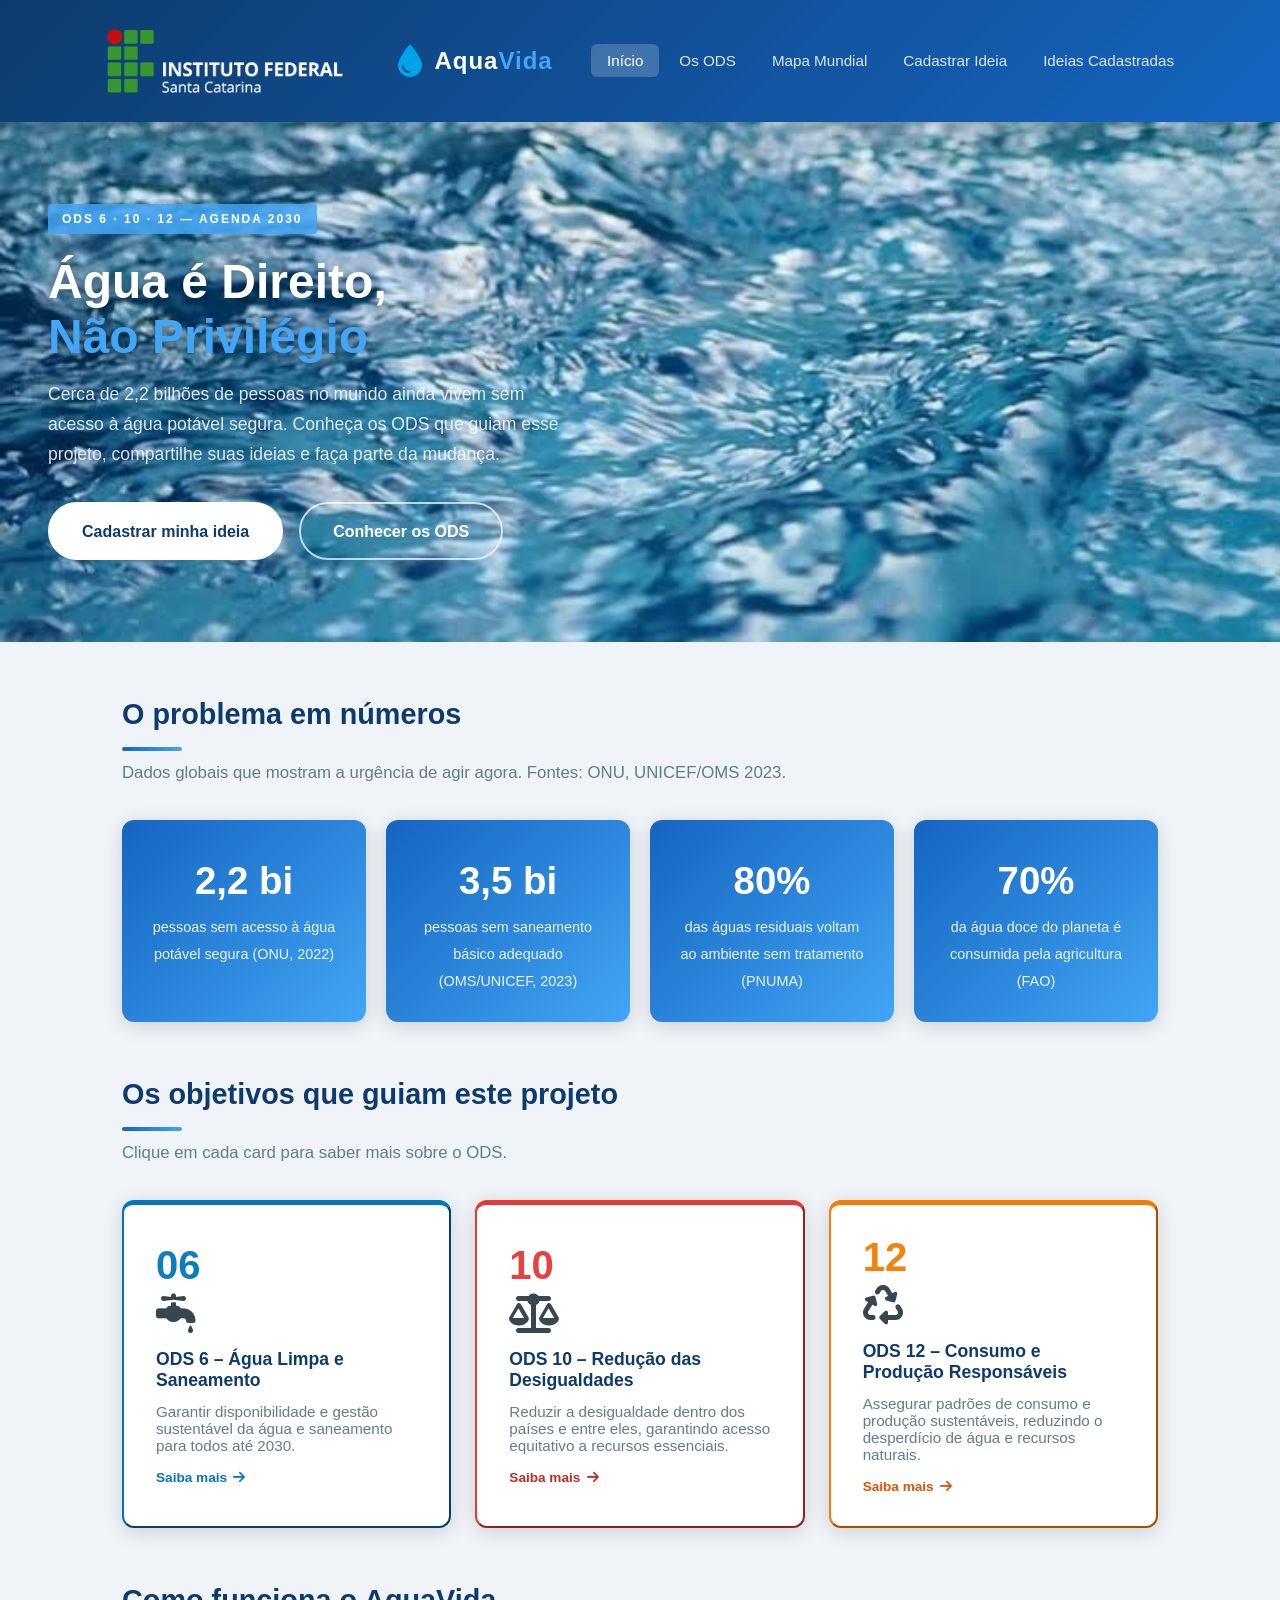
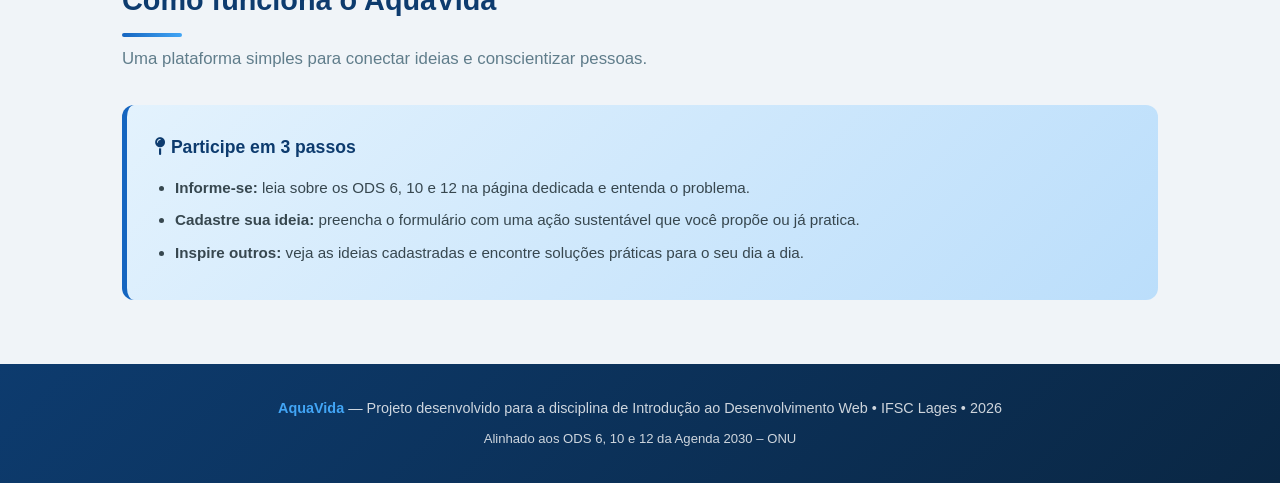
<file: index.html>
<!DOCTYPE html>
<html lang="pt-BR">
<head>
  <meta charset="UTF-8" />
  <meta name="viewport" content="width=device-width, initial-scale=1.0" />
  <meta name="description" content="AquaVida – Plataforma sobre acesso à água potável e consumo responsável, alinhada aos ODS 6, 10 e 12." />
  <title>AquaVida | Início</title>
  <link rel="shortcut icon" href="img/favicon.ico" type="image/x-icon" />
  <link rel="stylesheet" href="https://cdnjs.cloudflare.com/ajax/libs/font-awesome/6.4.0/css/all.min.css" />
  <link rel="stylesheet" href="css/style.css" />
</head>

<body>

  <header>
    <div class="header-inner">
      <img src="img/ifsc-logo.png" alt="Logo do ifsc" class="logo-img" />
      <a href="index.html" class="logo">
        
        <i class="fa-solid fa-droplet logo-icon"></i>
        <span class="logo-text">Aqua<span>Vida</span></span>
      </a>
      <nav aria-label="Menu principal">
        <ul>
          <li><a href="index.html" class="ativo">Início</a></li>
          <li><a href="ods.html">Os ODS</a></li>
          <li><a href="globo.html">Mapa Mundial</a></li>
          <li><a href="formulario.html">Cadastrar Ideia</a></li>
          <li><a href="resultados.html">Ideias Cadastradas</a></li>
        </ul>
      </nav>
      <button class="nav-hamburguer" aria-label="Abrir menu" aria-expanded="false">
        <span></span><span></span><span></span>
      </button>
    </div>
  </header>

  <section class="hero" aria-labelledby="titulo-hero">
    <div class="hero-bg"></div>
    <div class="hero-content">
      <span class="hero-tag">ODS 6 · 10 · 12 — Agenda 2030</span>
      <h1 id="titulo-hero">Água é Direito,<br><span>Não Privilégio</span></h1>
      <p>
        Cerca de 2,2 bilhões de pessoas no mundo ainda vivem sem acesso à água potável segura.
        Conheça os ODS que guiam esse projeto, compartilhe suas ideias e faça parte da mudança.
      </p>
      <div class="hero-btns">
        <a href="formulario.html" class="btn btn-primary">Cadastrar minha ideia</a>
        <a href="ods.html" class="btn btn-secondary">Conhecer os ODS</a>
      </div>
    </div>
  </section>

  <main>

    <section aria-labelledby="titulo-stats">
      <h2 class="section-title" id="titulo-stats">O problema em números</h2>
      <p class="section-subtitle">Dados globais que mostram a urgência de agir agora. Fontes: ONU, UNICEF/OMS 2023.</p>
      <div class="cards-stats">
        <div class="card-stat">
          <span class="stat-num">2,2 bi</span>
          <span class="stat-label">pessoas sem acesso à água potável segura (ONU, 2022)</span>
        </div>
        <div class="card-stat">
          <span class="stat-num">3,5 bi</span>
          <span class="stat-label">pessoas sem saneamento básico adequado (OMS/UNICEF, 2023)</span>
        </div>
        <div class="card-stat">
          <span class="stat-num">80%</span>
          <span class="stat-label">das águas residuais voltam ao ambiente sem tratamento (PNUMA)</span>
        </div>
        <div class="card-stat">
          <span class="stat-num">70%</span>
          <span class="stat-label">da água doce do planeta é consumida pela agricultura (FAO)</span>
        </div>
      </div>
    </section>

    <section aria-labelledby="titulo-ods">
      <h2 class="section-title" id="titulo-ods">Os objetivos que guiam este projeto</h2>
      <p class="section-subtitle">Clique em cada card para saber mais sobre o ODS.</p>
      <div class="cards-ods">

        <button class="card-ods ods6" onclick="abrirModal('ods6')" aria-haspopup="dialog">
          <div class="ods-numero">06</div>
          <i class="fa-solid fa-faucet-drip ods-icone"></i>
          <h3>ODS 6 – Água Limpa e Saneamento</h3>
          <p>Garantir disponibilidade e gestão sustentável da água e saneamento para todos até 2030.</p>
          <span class="card-saiba-mais">Saiba mais <i class="fa-solid fa-arrow-right"></i></span>
        </button>

        <button class="card-ods ods10" onclick="abrirModal('ods10')" aria-haspopup="dialog">
          <div class="ods-numero">10</div>
          <i class="fa-solid fa-scale-balanced ods-icone"></i>
          <h3>ODS 10 – Redução das Desigualdades</h3>
          <p>Reduzir a desigualdade dentro dos países e entre eles, garantindo acesso equitativo a recursos essenciais.</p>
          <span class="card-saiba-mais">Saiba mais <i class="fa-solid fa-arrow-right"></i></span>
        </button>

        <button class="card-ods ods12" onclick="abrirModal('ods12')" aria-haspopup="dialog">
          <div class="ods-numero">12</div>
          <i class="fa-solid fa-recycle ods-icone"></i>
          <h3>ODS 12 – Consumo e Produção Responsáveis</h3>
          <p>Assegurar padrões de consumo e produção sustentáveis, reduzindo o desperdício de água e recursos naturais.</p>
          <span class="card-saiba-mais">Saiba mais <i class="fa-solid fa-arrow-right"></i></span>
        </button>

      </div>
    </section>

    <section aria-labelledby="titulo-como">
      <h2 class="section-title" id="titulo-como">Como funciona o AquaVida</h2>
      <p class="section-subtitle">Uma plataforma simples para conectar ideias e conscientizar pessoas.</p>
      <div class="info-box">
        <h3><i class="fa-solid fa-map-pin"></i> Participe em 3 passos</h3>
        <ul>
          <li><strong>Informe-se:</strong> leia sobre os ODS 6, 10 e 12 na página dedicada e entenda o problema.</li>
          <li><strong>Cadastre sua ideia:</strong> preencha o formulário com uma ação sustentável que você propõe ou já pratica.</li>
          <li><strong>Inspire outros:</strong> veja as ideias cadastradas e encontre soluções práticas para o seu dia a dia.</li>
        </ul>
      </div>
    </section>

  </main>

  <!-- MODAL -->
  <div id="modal-overlay" class="modal-overlay" role="dialog" aria-modal="true" aria-labelledby="modal-titulo" onclick="fecharModalOverlay(event)">
    <div class="modal-box">
      <button class="modal-fechar" onclick="fecharModal()" aria-label="Fechar">
        <i class="fa-solid fa-xmark"></i>
      </button>
      <div id="modal-conteudo"></div>
    </div>
  </div>

  <footer>
    <p>
      <strong>AquaVida</strong> &mdash; Projeto desenvolvido para a disciplina de Introdução ao Desenvolvimento Web &bull;
      IFSC Lages &bull; 2026
    </p>
    <p style="margin-top: 0.5rem; font-size: 0.82rem;">Alinhado aos ODS 6, 10 e 12 da Agenda 2030 &ndash; ONU</p>
  </footer>

  <script src="js/script.js"></script>

  <script src="js/nav.js"></script>
</body>
</html>
</file>
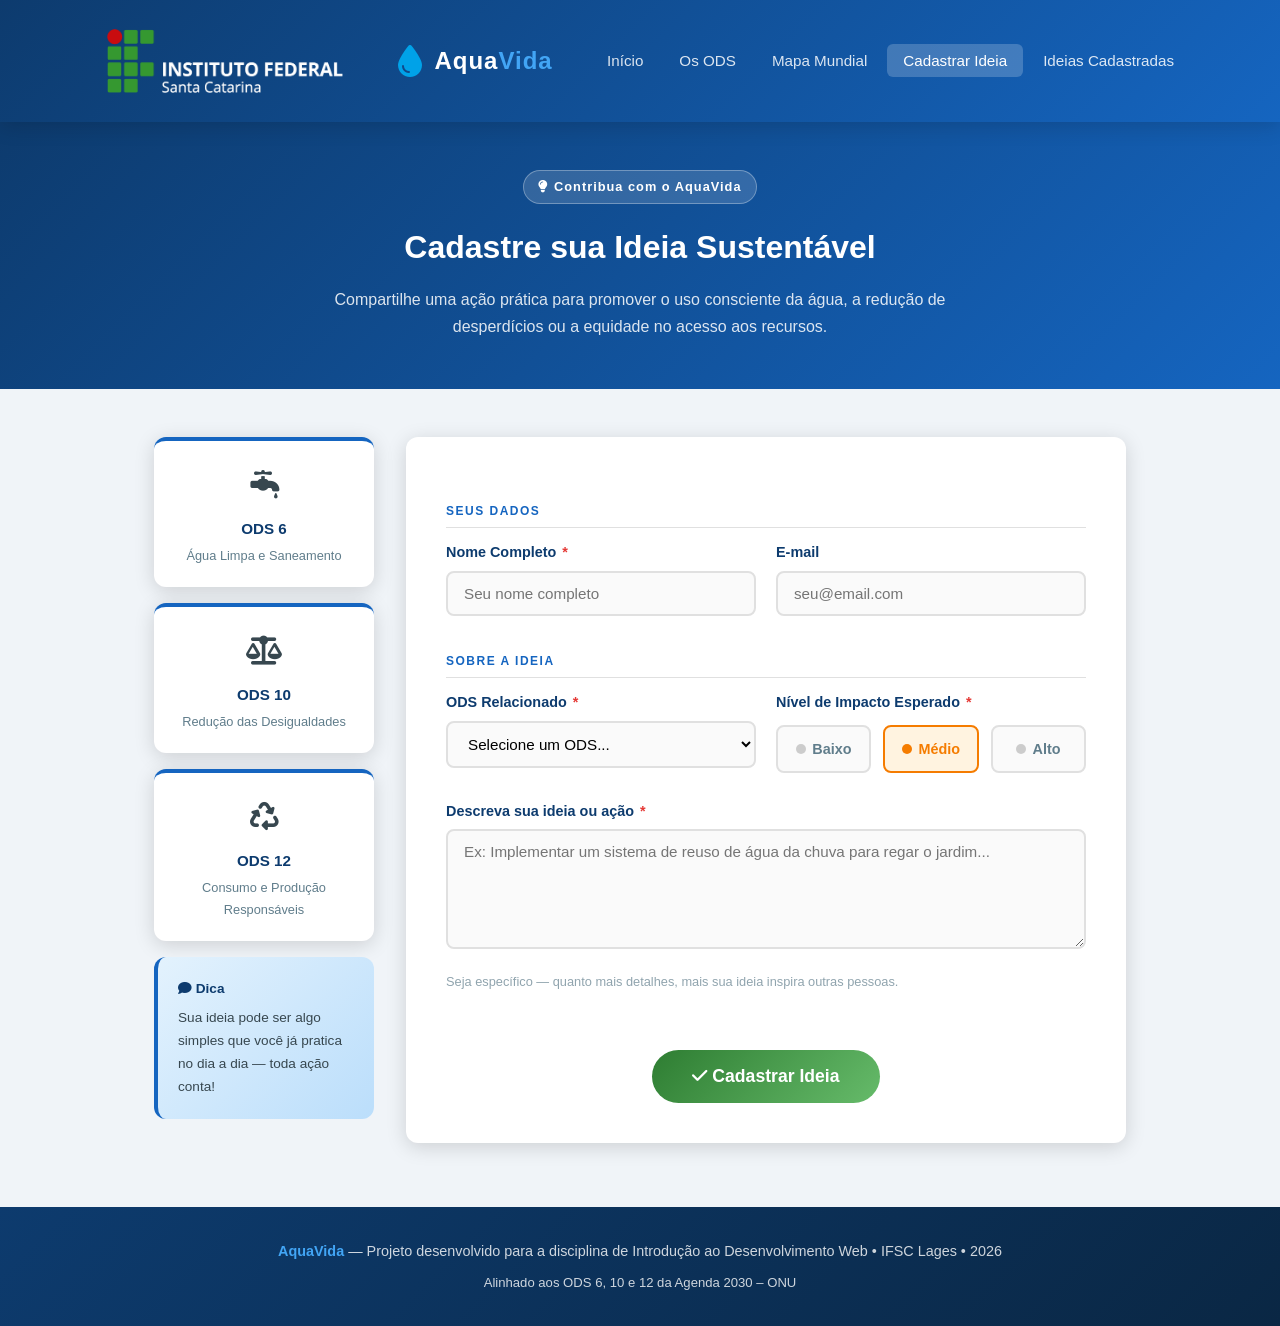
<file: formulario.html>
<!DOCTYPE html>
<html lang="pt-BR">
<head>
  <meta charset="UTF-8">
  <meta name="viewport" content="width=device-width, initial-scale=1.0">
  <meta name="description" content="Cadastre sua ideia sustentável no AquaVida e contribua com os ODS 6, 10 e 12 da Agenda 2030." />
  <title>AquaVida | Cadastrar Ideia</title>
  <link rel="shortcut icon" href="img/favicon.ico" type="image/x-icon" />
  <link rel="stylesheet" href="https://cdnjs.cloudflare.com/ajax/libs/font-awesome/6.4.0/css/all.min.css" />
  <link rel="stylesheet" href="css/style.css" />
</head>
<body>

  <header>
    <div class="header-inner">
      <img src="img/ifsc-logo.png" alt="Logo do ifsc" class="logo-img" />
      <a href="index.html" class="logo">
        <i class="fa-solid fa-droplet logo-icon"></i>
        <span class="logo-text">Aqua<span>Vida</span></span>
      </a>
      <nav aria-label="Menu principal">
        <ul>
          <li><a href="index.html">Início</a></li>
          <li><a href="ods.html">Os ODS</a></li>
          <li><a href="globo.html">Mapa Mundial</a></li>
          <li><a href="formulario.html" class="ativo">Cadastrar Ideia</a></li>
          <li><a href="resultados.html">Ideias Cadastradas</a></li>
        </ul>
      </nav>
      <button class="nav-hamburguer" aria-label="Abrir menu" aria-expanded="false">
        <span></span><span></span><span></span>
      </button>
    </div>
  </header>

  <div class="page-banner">
    <div class="page-banner-content">
      <span class="page-banner-tag"><i class="fa-solid fa-lightbulb"></i> Contribua com o AquaVida</span>
      <h1>Cadastre sua Ideia Sustentável</h1>
      <p>Compartilhe uma ação prática para promover o uso consciente da água, a redução de desperdícios ou a equidade no acesso aos recursos.</p>
    </div>
  </div>

  <main>
    <div class="form-layout">

      <aside class="form-sidebar">
        <div class="sidebar-card">
          <div class="sidebar-icon"><i class="fa-solid fa-faucet-drip"></i></div>
          <h3>ODS 6</h3>
          <p>Água Limpa e Saneamento</p>
        </div>
        <div class="sidebar-card">
          <div class="sidebar-icon"><i class="fa-solid fa-scale-balanced"></i></div>
          <h3>ODS 10</h3>
          <p>Redução das Desigualdades</p>
        </div>
        <div class="sidebar-card">
          <div class="sidebar-icon"><i class="fa-solid fa-recycle"></i></div>
          <h3>ODS 12</h3>
          <p>Consumo e Produção Responsáveis</p>
        </div>
        <div class="sidebar-dica">
          <strong><i class="fa-solid fa-comment"></i> Dica</strong>
          <p>Sua ideia pode ser algo simples que você já pratica no dia a dia — toda ação conta!</p>
        </div>
      </aside>

      <div class="form-main">
        <form id="form-ideia" class="form-card" novalidate>

          <div class="form-section-label">Seus dados</div>
          <div class="form-grid">
            <div class="form-group">
              <label for="nome">Nome Completo <span class="obrigatorio">*</span></label>
              <input type="text" id="nome" name="nome" placeholder="Seu nome completo" required>
              <span class="erro-campo" id="erro-nome"></span>
            </div>
            <div class="form-group">
              <label for="email">E-mail</label>
              <input type="email" id="email" name="email" placeholder="seu@email.com">
            </div>
          </div>

          <div class="form-section-label">Sobre a ideia</div>
          <div class="form-grid">
            <div class="form-group">
              <label for="ods">ODS Relacionado <span class="obrigatorio">*</span></label>
              <select id="ods" name="ods" required>
                <option value="" disabled selected>Selecione um ODS...</option>
                <option value="ODS 6">ODS 6 — Água Limpa e Saneamento</option>
                <option value="ODS 10">ODS 10 — Redução das Desigualdades</option>
                <option value="ODS 12">ODS 12 — Consumo e Produção Responsáveis</option>
              </select>
              <span class="erro-campo" id="erro-ods"></span>
            </div>

            <div class="form-group">
              <label>Nível de Impacto Esperado <span class="obrigatorio">*</span></label>
              <div class="impacto-group">
                <label class="impacto-option impacto-baixo">
                  <input type="radio" name="impacto" value="Baixo" required>
                  <span class="impacto-label">
                    <span class="impacto-dot"></span>
                    Baixo
                  </span>
                </label>
                <label class="impacto-option impacto-medio">
                  <input type="radio" name="impacto" value="Médio" checked>
                  <span class="impacto-label">
                    <span class="impacto-dot"></span>
                    Médio
                  </span>
                </label>
                <label class="impacto-option impacto-alto">
                  <input type="radio" name="impacto" value="Alto">
                  <span class="impacto-label">
                    <span class="impacto-dot"></span>
                    Alto
                  </span>
                </label>
              </div>
            </div>

            <div class="form-group full">
              <label for="descricao">Descreva sua ideia ou ação <span class="obrigatorio">*</span></label>
              <textarea id="descricao" name="descricao" rows="5"
                placeholder="Ex: Implementar um sistema de reuso de água da chuva para regar o jardim..." required></textarea>
              <span class="erro-campo" id="erro-descricao"></span>
              <span class="campo-dica">Seja específico — quanto mais detalhes, mais sua ideia inspira outras pessoas.</span>
            </div>
          </div>

          <div class="form-actions">
            <div class="erro-geral" id="erro-geral"></div>
            <button type="submit" class="btn btn-verde">
              <i class="fa-solid fa-check"></i> Cadastrar Ideia
            </button>
          </div>

        </form>

        <div id="mensagem-sucesso">
          <i class="fa-solid fa-circle-check"></i> Ideia cadastrada com sucesso! Obrigado por contribuir com o AquaVida.
        </div>
      </div>

    </div>
  </main>

  <footer>
    <p>
      <strong>AquaVida</strong> &mdash; Projeto desenvolvido para a disciplina de Introdução ao Desenvolvimento Web &bull;
      IFSC Lages &bull; 2026
    </p>
    <p style="margin-top: 0.5rem; font-size: 0.82rem;">Alinhado aos ODS 6, 10 e 12 da Agenda 2030 &ndash; ONU</p>
  </footer>

  <script src="js/script.js"></script>
  <script src="js/nav.js"></script>
</body>
</html>
</file>
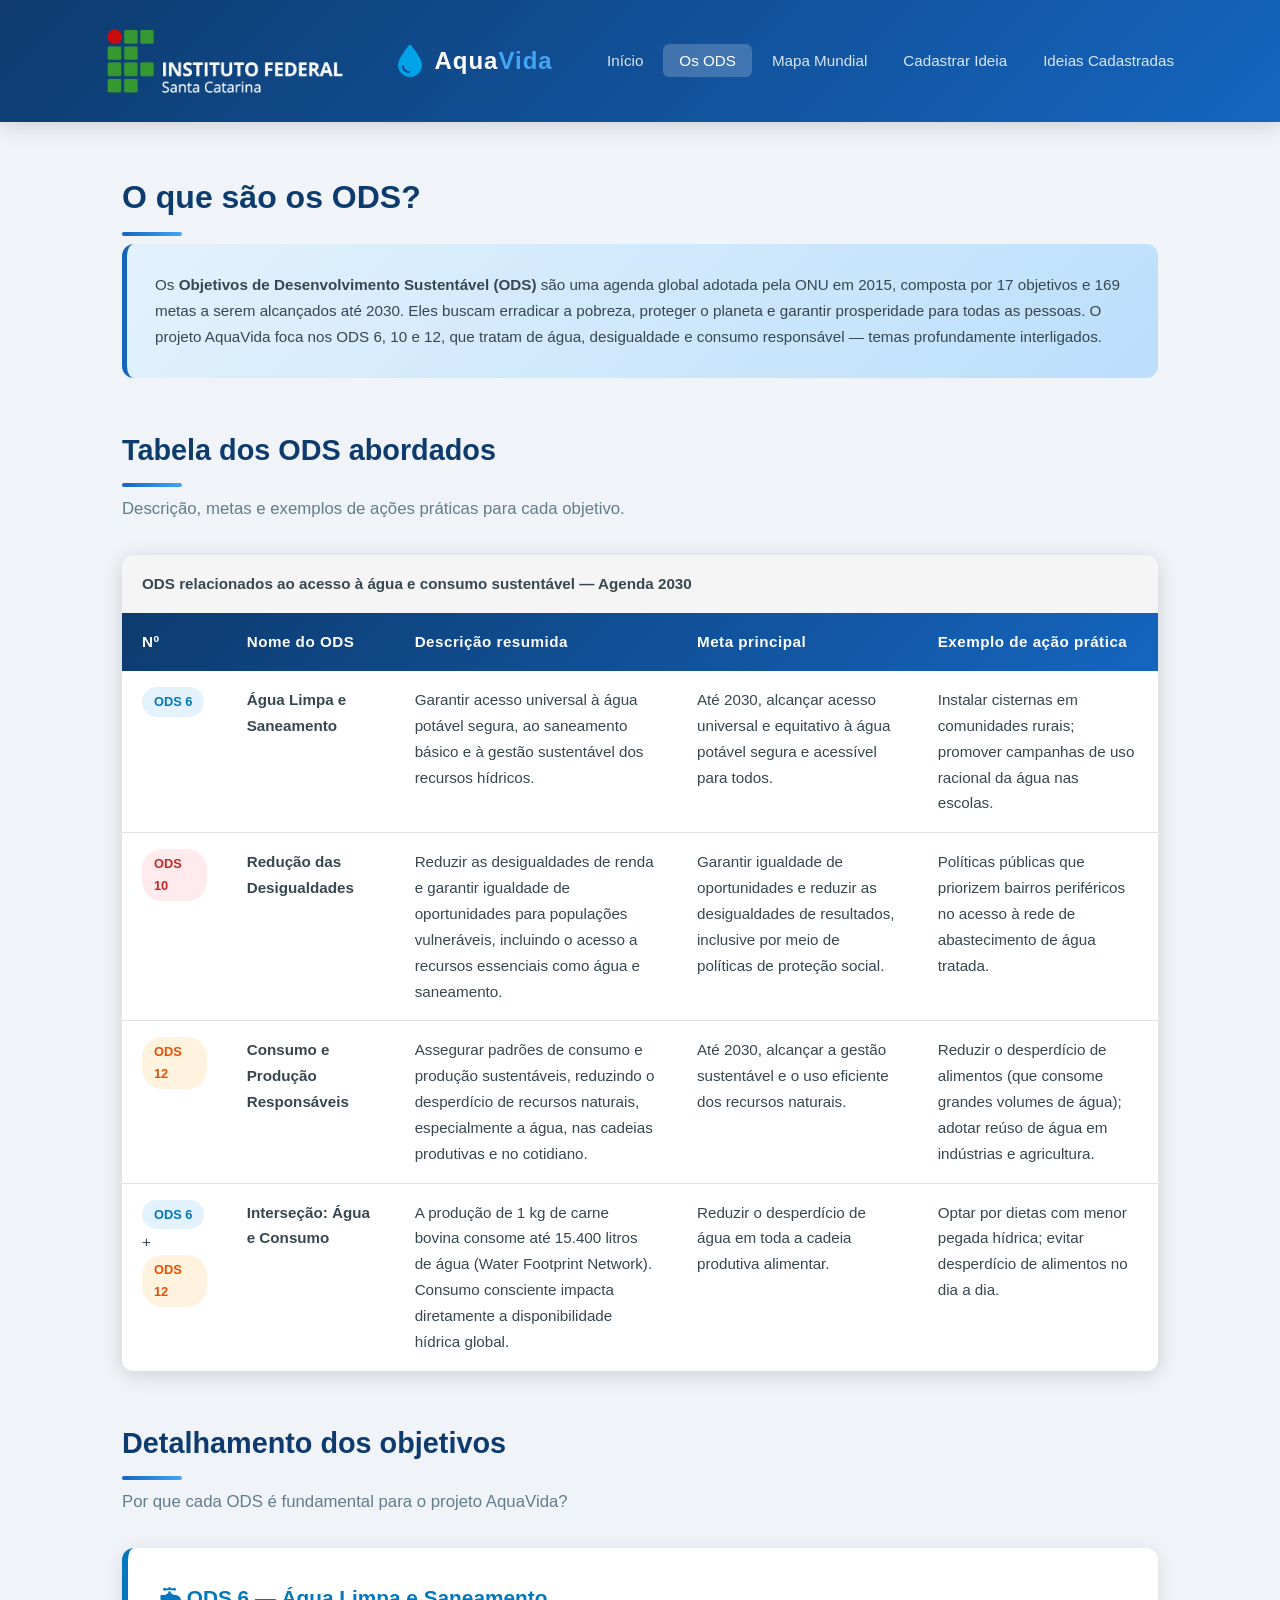
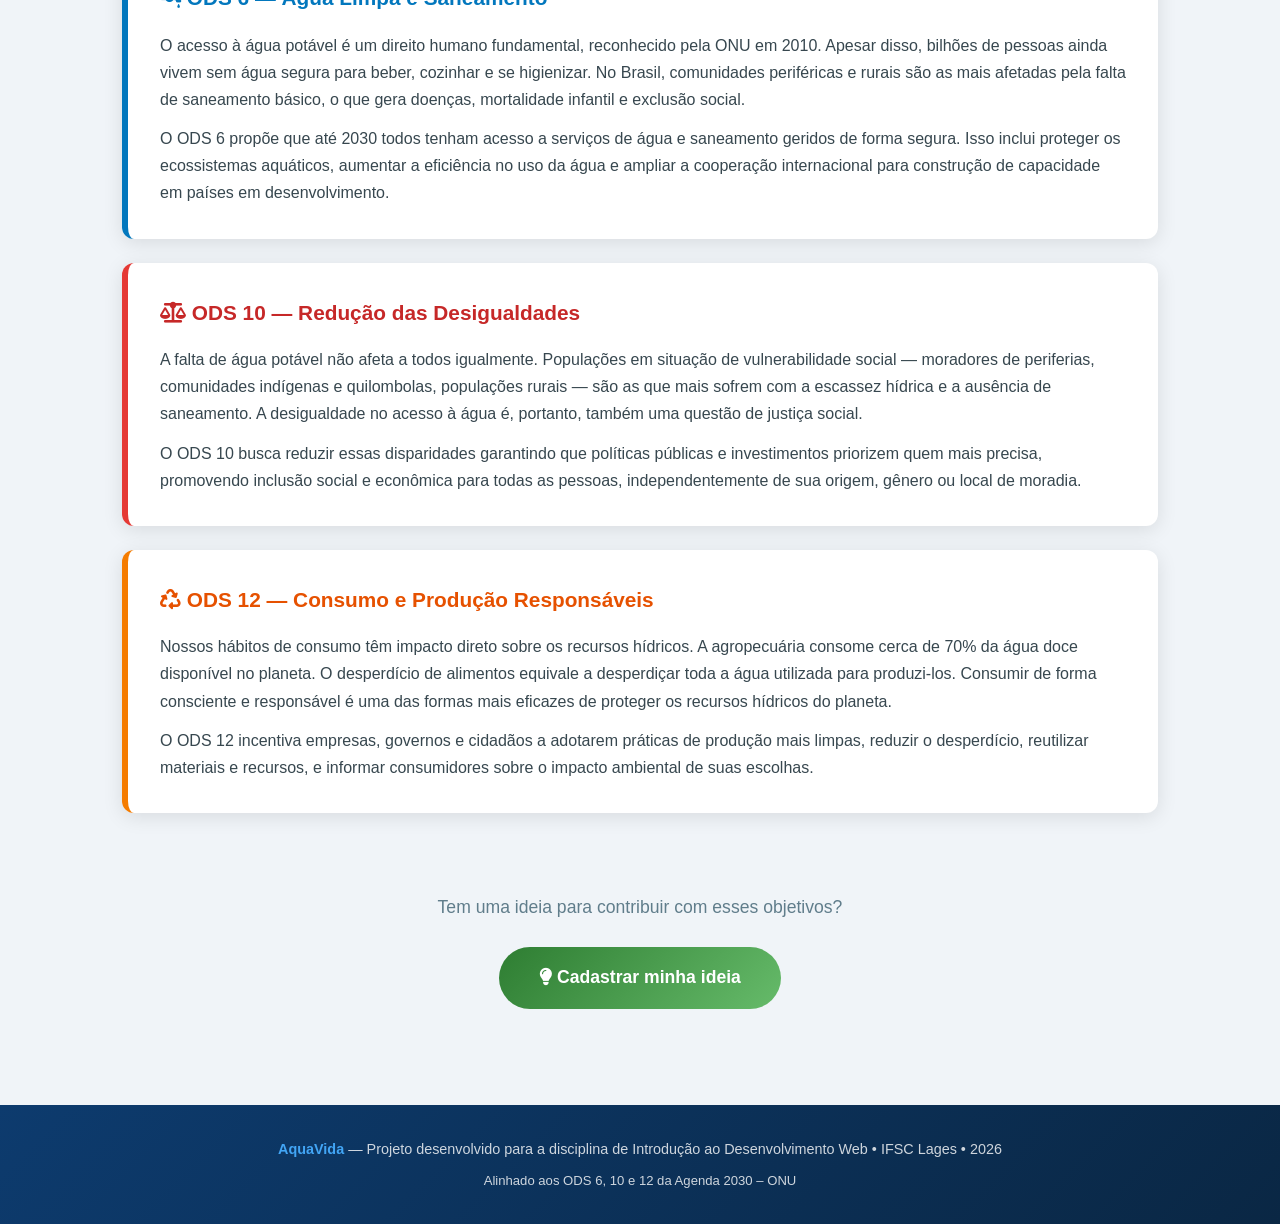
<file: ods.html>
<!DOCTYPE html>
<html lang="pt-BR">
<head>
  <meta charset="UTF-8" />
  <meta name="viewport" content="width=device-width, initial-scale=1.0" />
  <meta name="description" content="Conheça os Objetivos de Desenvolvimento Sustentável 6, 10 e 12 que fundamentam o projeto AquaVida." />
  <title>AquaVida | Os ODS</title>
  <link rel="shortcut icon" href="img/favicon.ico" type="image/x-icon" />
  <link rel="stylesheet" href="https://cdnjs.cloudflare.com/ajax/libs/font-awesome/6.4.0/css/all.min.css" />
  <link rel="stylesheet" href="css/style.css" />
</head>
<body>

  <header>
    <div class="header-inner">
      <img src="img/ifsc-logo.png" alt="Logo do ifsc" class="logo-img" />
      <a href="index.html" class="logo">
        <i class="fa-solid fa-droplet logo-icon"></i>
        <span class="logo-text">Aqua<span>Vida</span></span>
      </a>
      <nav aria-label="Menu principal">
        <ul>
          <li><a href="index.html">Início</a></li>
          <li><a href="ods.html" class="ativo">Os ODS</a></li>
          <li><a href="globo.html">Mapa Mundial</a></li>
          <li><a href="formulario.html">Cadastrar Ideia</a></li>
          <li><a href="resultados.html">Ideias Cadastradas</a></li>
        </ul>
      </nav>
      <button class="nav-hamburguer" aria-label="Abrir menu" aria-expanded="false">
        <span></span><span></span><span></span>
      </button>
    </div>
  </header>

  <main>

    <section aria-labelledby="titulo-oque">
      <h1 class="section-title" id="titulo-oque" style="font-size: 2rem; margin-top: 0.5rem;">
        O que são os ODS?
      </h1>
      <div class="info-box">
        <p>
          Os <strong>Objetivos de Desenvolvimento Sustentável (ODS)</strong> são uma agenda global 
          adotada pela ONU em 2015, composta por 17 objetivos e 169 metas a serem alcançados 
          até 2030. Eles buscam erradicar a pobreza, proteger o planeta e garantir prosperidade 
          para todas as pessoas. O projeto AquaVida foca nos ODS 6, 10 e 12, que tratam de 
          água, desigualdade e consumo responsável — temas profundamente interligados.
        </p>
      </div>
    </section>

    <section aria-labelledby="titulo-tabela">
      <h2 class="section-title" id="titulo-tabela">Tabela dos ODS abordados</h2>
      <p class="section-subtitle">Descrição, metas e exemplos de ações práticas para cada objetivo.</p>

      <div class="tabela-wrapper">
        <table>
          <caption style="text-align:left; padding: 1rem 1.25rem; background: #f5f5f5; font-weight: 600; color: #37474f;">
            ODS relacionados ao acesso à água e consumo sustentável — Agenda 2030
          </caption>
          <thead>
            <tr>
              <th scope="col">Nº</th>
              <th scope="col">Nome do ODS</th>
              <th scope="col">Descrição resumida</th>
              <th scope="col">Meta principal</th>
              <th scope="col">Exemplo de ação prática</th>
            </tr>
          </thead>
          <tbody>
            <tr>
              <td><span class="badge badge-azul">ODS 6</span></td>
              <td><strong>Água Limpa e Saneamento</strong></td>
              <td>Garantir acesso universal à água potável segura, ao saneamento básico e à gestão sustentável dos recursos hídricos.</td>
              <td>Até 2030, alcançar acesso universal e equitativo à água potável segura e acessível para todos.</td>
              <td>Instalar cisternas em comunidades rurais; promover campanhas de uso racional da água nas escolas.</td>
            </tr>
            <tr>
              <td><span class="badge badge-vermelho">ODS 10</span></td>
              <td><strong>Redução das Desigualdades</strong></td>
              <td>Reduzir as desigualdades de renda e garantir igualdade de oportunidades para populações vulneráveis, incluindo o acesso a recursos essenciais como água e saneamento.</td>
              <td>Garantir igualdade de oportunidades e reduzir as desigualdades de resultados, inclusive por meio de políticas de proteção social.</td>
              <td>Políticas públicas que priorizem bairros periféricos no acesso à rede de abastecimento de água tratada.</td>
            </tr>
            <tr>
              <td><span class="badge badge-laranja">ODS 12</span></td>
              <td><strong>Consumo e Produção Responsáveis</strong></td>
              <td>Assegurar padrões de consumo e produção sustentáveis, reduzindo o desperdício de recursos naturais, especialmente a água, nas cadeias produtivas e no cotidiano.</td>
              <td>Até 2030, alcançar a gestão sustentável e o uso eficiente dos recursos naturais.</td>
              <td>Reduzir o desperdício de alimentos (que consome grandes volumes de água); adotar reúso de água em indústrias e agricultura.</td>
            </tr>
            <tr>
              <td><span class="badge badge-azul">ODS 6</span> + <span class="badge badge-laranja">ODS 12</span></td>
              <td><strong>Interseção: Água e Consumo</strong></td>
              <td>A produção de 1 kg de carne bovina consome até 15.400 litros de água (Water Footprint Network). Consumo consciente impacta diretamente a disponibilidade hídrica global.</td>
              <td>Reduzir o desperdício de água em toda a cadeia produtiva alimentar.</td>
              <td>Optar por dietas com menor pegada hídrica; evitar desperdício de alimentos no dia a dia.</td>
            </tr>
          </tbody>
        </table>
      </div>
    </section>

    <section aria-labelledby="titulo-detalhe">
      <h2 class="section-title" id="titulo-detalhe">Detalhamento dos objetivos</h2>
      <p class="section-subtitle">Por que cada ODS é fundamental para o projeto AquaVida?</p>

      <article id="ods6" class="ods-article ods-article-6">
        <h3>
          <i class="fa-solid fa-faucet-drip"></i> ODS 6 — Água Limpa e Saneamento
        </h3>
        <p>
          O acesso à água potável é um direito humano fundamental, reconhecido pela ONU em 2010.
          Apesar disso, bilhões de pessoas ainda vivem sem água segura para beber, cozinhar e se
          higienizar. No Brasil, comunidades periféricas e rurais são as mais afetadas pela falta
          de saneamento básico, o que gera doenças, mortalidade infantil e exclusão social.
        </p>
        <p>
          O ODS 6 propõe que até 2030 todos tenham acesso a serviços de água e saneamento
          geridos de forma segura. Isso inclui proteger os ecossistemas aquáticos, aumentar a
          eficiência no uso da água e ampliar a cooperação internacional para construção de
          capacidade em países em desenvolvimento.
        </p>
      </article>

      <article id="ods10" class="ods-article ods-article-10">
        <h3>
          <i class="fa-solid fa-scale-balanced"></i> ODS 10 — Redução das Desigualdades
        </h3>
        <p>
          A falta de água potável não afeta a todos igualmente. Populações em situação de
          vulnerabilidade social — moradores de periferias, comunidades indígenas e quilombolas,
          populações rurais — são as que mais sofrem com a escassez hídrica e a ausência de
          saneamento. A desigualdade no acesso à água é, portanto, também uma questão de justiça social.
        </p>
        <p>
          O ODS 10 busca reduzir essas disparidades garantindo que políticas públicas e
          investimentos priorizem quem mais precisa, promovendo inclusão social e econômica
          para todas as pessoas, independentemente de sua origem, gênero ou local de moradia.
        </p>
      </article>

      <article id="ods12" class="ods-article ods-article-12">
        <h3>
          <i class="fa-solid fa-recycle"></i> ODS 12 — Consumo e Produção Responsáveis
        </h3>
        <p>
          Nossos hábitos de consumo têm impacto direto sobre os recursos hídricos. A
          agropecuária consome cerca de 70% da água doce disponível no planeta. O desperdício
          de alimentos equivale a desperdiçar toda a água utilizada para produzi-los.
          Consumir de forma consciente e responsável é uma das formas mais eficazes de
          proteger os recursos hídricos do planeta.
        </p>
        <p>
          O ODS 12 incentiva empresas, governos e cidadãos a adotarem práticas de produção
          mais limpas, reduzir o desperdício, reutilizar materiais e recursos, e informar
          consumidores sobre o impacto ambiental de suas escolhas.
        </p>
      </article>
    </section>

    <section style="text-align: center; padding: 2rem 0;">
      <p style="font-size: 1.1rem; color: #607d8b; margin-bottom: 1.5rem;">
        Tem uma ideia para contribuir com esses objetivos?
      </p>
      <a href="formulario.html" class="btn btn-verde">
        <i class="fa-solid fa-lightbulb"></i> Cadastrar minha ideia
      </a>
    </section>

  </main>

  <footer>
    <p>
      <strong>AquaVida</strong> &mdash; Projeto desenvolvido para a disciplina de Introdução ao Desenvolvimento Web &bull;
      IFSC Lages &bull; 2026
    </p>
    <p style="margin-top: 0.5rem; font-size: 0.82rem;">Alinhado aos ODS 6, 10 e 12 da Agenda 2030 &ndash; ONU</p>
  </footer>

  <script src="js/script.js"></script>
  <script src="js/nav.js"></script>
</body>
</html>
</file>
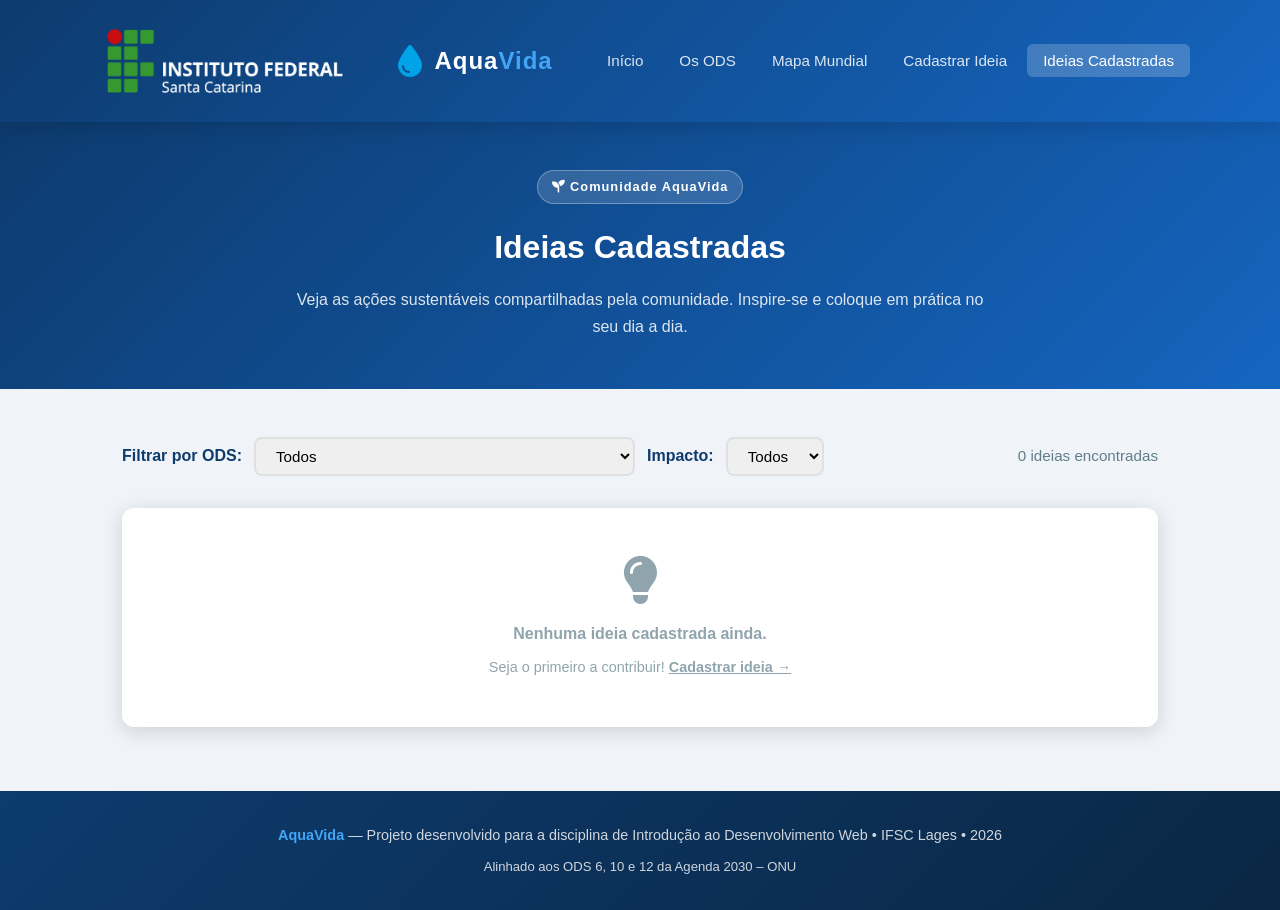
<file: resultados.html>
<!DOCTYPE html>
<html lang="pt-BR">
<head>
  <meta charset="UTF-8">
  <meta name="viewport" content="width=device-width, initial-scale=1.0">
  <meta name="description" content="Veja as ideias sustentáveis cadastradas pela comunidade AquaVida e inspire-se para agir pelos ODS 6, 10 e 12." />
  <title>AquaVida | Ideias Cadastradas</title>
  <link rel="shortcut icon" href="img/favicon.ico" type="image/x-icon" />
  <link rel="stylesheet" href="https://cdnjs.cloudflare.com/ajax/libs/font-awesome/6.4.0/css/all.min.css" />
  <link rel="stylesheet" href="css/style.css" />
  
  <style>
    /* Responsividade específica para o Easter Egg */
    @media (max-width: 768px) {
      .modal-box {
        width: 96% !important;
        max-height: 96vh !important;
        border-radius: 16px !important;
      }
      
      #ee-lock {
        padding: 40px 20px !important;
      }
      
      #ee-content {
        padding: 30px 15px 40px !important;
      }
      
      .ee-image-container {
        height: 320px !important;
      }
      
      #ee-track div h3 {
        font-size: 1.4rem !important;
      }
    }
    
    @media (max-width: 480px) {
      .ee-image-container {
        height: 280px !important;
      }
      
      #ee-lock h2 {
        font-size: 1.65rem !important;
      }
    }
  </style>
</head>
<body>

  <header>
    <div class="header-inner">
      <img src="img/ifsc-logo.png" alt="Logo do ifsc" class="logo-img" />
      <a href="index.html" class="logo">
        <i class="fa-solid fa-droplet logo-icon"></i>
        <span class="logo-text">Aqua<span>Vida</span></span>
      </a>
      <nav aria-label="Menu principal">
        <ul>
          <li><a href="index.html">Início</a></li>
          <li><a href="ods.html">Os ODS</a></li>
          <li><a href="globo.html">Mapa Mundial</a></li>
          <li><a href="formulario.html">Cadastrar Ideia</a></li>
          <li><a href="resultados.html" class="ativo">Ideias Cadastradas</a></li>
        </ul>
      </nav>
      <button class="nav-hamburguer" aria-label="Abrir menu" aria-expanded="false">
        <span></span><span></span><span></span>
      </button>
    </div>
  </header>

  <div class="page-banner">
    <div class="page-banner-content">
      <span class="page-banner-tag"><i class="fa-solid fa-seedling"></i> Comunidade AquaVida</span>
      <h1>Ideias Cadastradas</h1>
      <p>Veja as ações sustentáveis compartilhadas pela comunidade. Inspire-se e coloque em prática no seu dia a dia.</p>
    </div>
  </div>

  <main>

    <div class="filtros">
      <label for="filtro-ods">Filtrar por ODS:</label>
      <select id="filtro-ods">
        <option value="">Todos</option>
        <option value="ODS 6">ODS 6 — Água Limpa e Saneamento</option>
        <option value="ODS 10">ODS 10 — Redução das Desigualdades</option>
        <option value="ODS 12">ODS 12 — Consumo e Produção Responsáveis</option>
      </select>

      <label for="filtro-impacto">Impacto:</label>
      <select id="filtro-impacto">
        <option value="">Todos</option>
        <option value="Alto">Alto</option>
        <option value="Médio">Médio</option>
        <option value="Baixo">Baixo</option>
      </select>

      <span class="contador" id="contador-ideias"></span>
    </div>

    <div id="lista-ideias">
      <div id="loading-ideias">
        <i class="fa-solid fa-spinner fa-spin"></i> Carregando ideias...
      </div>
      <div id="sem-dados">
        <i class="fa-solid fa-lightbulb sem-dados-icone"></i>
        <p><strong>Nenhuma ideia cadastrada ainda.</strong></p>
        <p style="margin-top: 0.5rem; font-size: 0.9rem;">
          Seja o primeiro a contribuir!
          <a href="formulario.html" style="color: var(--azul-medio); font-weight: 600;">Cadastrar ideia →</a>
        </p>
      </div>
    </div>

    <!-- ==================== EASTER EGG MODAL ==================== -->
    <div id="ee-overlay" class="modal-overlay" role="dialog" aria-modal="true" aria-label="Área restrita" onclick="fecharEasterEggOverlay(event)" style="display:none;">
      <div class="modal-box" style="
          max-width: 920px; 
          width: 95%;
          max-height: 94vh;
          overflow-y: auto;
          border-radius: 20px;
          box-shadow: 0 20px 60px rgba(0,0,0,0.25);
          background: #fff;
          position: relative;
      ">
          <button class="modal-fechar" onclick="fecharEasterEgg()" aria-label="Fechar" style="
              position: absolute;
              top: 16px;
              right: 16px;
              width: 44px;
              height: 44px;
              border: none;
              background: rgba(0,0,0,0.08);
              color: #333;
              border-radius: 50%;
              font-size: 1.5rem;
              display: flex;
              align-items: center;
              justify-content: center;
              cursor: pointer;
              z-index: 20;
          ">
              <i class="fa-solid fa-xmark"></i>
          </button>

          <!-- Tela inicial -->
          <div id="ee-lock" style="padding: 60px 40px; text-align: center;">
              <div style="margin-bottom: 2.5rem;">
                  <i class="fa-solid fa-lock" style="font-size: 3.2rem; color: #0077b6; margin-bottom: 1.2rem;"></i>
                  <h2 style="margin: 0 0 0.6rem; font-size: 1.85rem;">Área Restrita</h2>
                  <p style="color: #555; font-size: 1.05rem;">Clique em Entrar para ver os criadores</p>
              </div>

              <div style="max-width: 380px; margin: 0 auto;">
                  <button onclick="abrirCriadores()" style="
                      width: 100%;
                      padding: 16px;
                      font-size: 1.15rem;
                      font-weight: 600;
                      background: #0077b6;
                      color: white;
                      border: none;
                      border-radius: 12px;
                      cursor: pointer;
                      transition: background 0.3s;
                  ">
                      Entrar
                  </button>
              </div>
          </div>

          <!-- Tela de conteúdo -->
          <div id="ee-content" style="display:none; padding: 40px 30px 50px; text-align:center;">
              <h2 style="margin-bottom: 8px; font-size: 2rem;">👨‍💻 Criadores</h2>
              <p style="color:#555; margin-bottom: 30px; font-size: 1.05rem;">
                  Equipe responsável pelo desenvolvimento do AquaVida
              </p>

              <div style="position:relative; overflow:hidden; border-radius:20px; background:#f8f9fa; padding:25px 20px; box-shadow:0 10px 35px rgba(0,0,0,0.1); min-height: 420px;">
                  <div id="ee-track" style="display:flex; transition:transform .5s cubic-bezier(0.32, 0.72, 0, 1);">

                      <!-- Jean -->
                      <div style="min-width:100%; text-align:center; padding:8px;">
                          <div class="ee-image-container" style="height: 380px; display:flex; align-items:center; justify-content:center; background:#f1f3f5; border-radius:18px;">
                              <img src="img/criadores/Jean.png" alt="Jean" style="max-height:100%; max-width:100%; object-fit:contain; border-radius:12px;">
                          </div>
                          <h3 style="margin:20px 0 6px; font-size:1.5rem;">Jean</h3>
                          <p style="color:#666;">Desenvolvedor</p>
                      </div>

                      <!-- Makson -->
                      <div style="min-width:100%; text-align:center; padding:8px;">
                          <div class="ee-image-container" style="height: 380px; display:flex; align-items:center; justify-content:center; background:#f1f3f5; border-radius:18px;">
                              <img src="img/criadores/Makson.jpg" alt="Makson" style="max-height:100%; max-width:100%; object-fit:contain; border-radius:12px;">
                          </div>
                          <h3 style="margin:20px 0 6px; font-size:1.5rem;">Makson</h3>
                          <p style="color:#666;">Desenvolvedor</p>
                      </div>

                      <!-- Roberto -->
                      <div style="min-width:100%; text-align:center; padding:8px;">
                          <div class="ee-image-container" style="height: 380px; display:flex; align-items:center; justify-content:center; background:#f1f3f5; border-radius:18px;">
                              <img src="img/criadores/roberto.png" alt="Roberto" style="max-height:100%; max-width:100%; object-fit:contain; border-radius:12px;">
                          </div>
                          <h3 style="margin:20px 0 6px; font-size:1.5rem;">Roberto</h3>
                          <p style="color:#666;">Desenvolvedor</p>
                      </div>

                  </div>

                  <!-- Botões de navegação -->
                  <button onclick="moverCarrosel(-1)" style="position:absolute; top:50%; left:12px; transform:translateY(-50%); width:48px; height:48px; border:none; border-radius:50%; background:#0077b6; color:white; font-size:1.8rem; cursor:pointer; box-shadow:0 4px 12px rgba(0,119,182,0.4);">
                      ‹
                  </button>
                  <button onclick="moverCarrosel(1)" style="position:absolute; top:50%; right:12px; transform:translateY(-50%); width:48px; height:48px; border:none; border-radius:50%; background:#0077b6; color:white; font-size:1.8rem; cursor:pointer; box-shadow:0 4px 12px rgba(0,119,182,0.4);">
                      ›
                  </button>
              </div>

              <div id="ee-dots" style="display:flex; justify-content:center; gap:10px; margin-top:25px;">
                  <span onclick="irParaSlide(0)" style="width:12px;height:12px;border-radius:50%;background:#0077b6;cursor:pointer;display:inline-block;"></span>
                  <span onclick="irParaSlide(1)" style="width:12px;height:12px;border-radius:50%;background:#ccc;cursor:pointer;display:inline-block;"></span>
                  <span onclick="irParaSlide(2)" style="width:12px;height:12px;border-radius:50%;background:#ccc;cursor:pointer;display:inline-block;"></span>
              </div>
          </div>
      </div>
    </div>
    <!-- ==================== FIM MODAL ==================== -->

  </main>

  <footer>
   <p>
  <strong>AquaVida</strong> &mdash; Projeto desenvolvido para a disciplina de Introdução ao Desenvolvimento Web &bull;
  <a href="javascript:void(0)" onclick="abrirEasterEgg()" style="cursor:pointer; color:inherit; text-decoration:none;" title="🔒">IFSC</a> Lages &bull; 2026
</p>
    <p style="margin-top: 0.5rem; font-size: 0.82rem;">Alinhado aos ODS 6, 10 e 12 da Agenda 2030 &ndash; ONU</p>
  </footer>

  <script src="js/script.js"></script>
  <script src="js/nav.js"></script>
  
  <script>
    let eeSlide = 0;
    const eeTotalSlides = 3;

    function atualizarCarrosel() {
      document.getElementById('ee-track').style.transform = `translateX(-${eeSlide * 100}%)`;
      document.querySelectorAll('#ee-dots span').forEach((dot, i) => {
        dot.style.background = i === eeSlide ? '#0077b6' : '#ccc';
      });
    }

    function moverCarrosel(dir) {
      eeSlide = (eeSlide + dir + eeTotalSlides) % eeTotalSlides;
      atualizarCarrosel();
    }

    function irParaSlide(n) {
      eeSlide = n;
      atualizarCarrosel();
    }

    function abrirEasterEgg() {
      eeSlide = 0;
      document.getElementById('ee-overlay').style.display = 'flex';
      document.getElementById('ee-lock').style.display = 'block';
      document.getElementById('ee-content').style.display = 'none';
    }

    function fecharEasterEgg() {
      document.getElementById('ee-overlay').style.display = 'none';
    }

    function fecharEasterEggOverlay(event) {
      if (event.target === document.getElementById('ee-overlay')) fecharEasterEgg();
    }

    function abrirCriadores() {
      document.getElementById('ee-lock').style.display = 'none';
      document.getElementById('ee-content').style.display = 'block';
      setTimeout(() => atualizarCarrosel(), 100);
    }
  </script>
</body>
</html>
</file>
<file: css/style.css>
/* ============================================
  AquaVida - ODS 6, 10 e 12
   ============================================ */

* {
  margin: 0;
  padding: 0;
  box-sizing: border-box;
}

body {
  font-family: "Segoe UI", Tahoma, Geneva, Verdana, sans-serif;
  background-color: #f0f4f8;
  color: #37474f;
  line-height: 1.7;
}
.logo-img {
  width: 270px;
  height: 90px;
  display: block;
  max-width: 100%;
  object-fit: contain;
}

/* ===== HEADER / NAV ===== */
header {
  background: linear-gradient(135deg, #0d3b6e, #1565c0);
  padding: 0 2rem;
  position: sticky;
  top: 0;
  z-index: 100;
  box-shadow: 0 4px 20px rgba(0, 0, 0, 0.15);
}

header .header-inner {
  display: flex;
  align-items: center;
  justify-content: space-between;
  max-width: 1100px;
  margin: 0 auto;
  padding: 1rem 0;
  gap: 1rem;
}

header .logo {
  display: flex;
  align-items: center;
  gap: 0.75rem;
  text-decoration: none;
  flex-shrink: 0;
}

header .logo-icon {
  font-size: 2rem;
  color: #00A2E8;
}

header .logo-text {
  color: #ffffff;
  font-size: 1.5rem;
  font-weight: 700;
  letter-spacing: 1px;
}

header .logo-text span {
  color: #42a5f5;
}

nav ul {
  list-style: none;
  display: flex;
  gap: 0.25rem;
  flex-wrap: wrap;
  justify-content: flex-end;
}

nav ul li a {
  color: rgba(255, 255, 255, 0.85);
  text-decoration: none;
  padding: 0.5rem 1rem;
  border-radius: 6px;
  font-size: 0.95rem;
  transition: all 0.2s;
  white-space: nowrap;
}

nav ul li a:hover,
nav ul li a.ativo {
  background: rgba(255, 255, 255, 0.2);
  color: #ffffff;
}

/* Hamburger — visível só no mobile */
.nav-hamburguer { display: none; }

@keyframes navSlideDown {
  from { opacity: 0; transform: translateY(-6px); }
  to   { opacity: 1; transform: translateY(0); }
}

/* ===== HERO ===== */
.hero {
  position: relative;
  min-height: 520px;
  display: flex;
  align-items: center;
  overflow: hidden;
}

.hero-bg {
  position: absolute;
  inset: 0;
  background: url("../img/hero.jpg") center / cover no-repeat;
  z-index: 0;
}

.hero-content {
  position: relative;
  z-index: 1;
  max-width: 700px;
  padding: 5rem 3rem;
  color: #ffffff;
}

.hero-tag {
  display: inline-block;
  background: rgba(66, 165, 245, 0.85);
  color: #ffffff;
  font-size: 0.75rem;
  font-weight: 700;
  letter-spacing: 2px;
  text-transform: uppercase;
  padding: 5px 14px;
  border-radius: 4px;
  margin-bottom: 1.25rem;
}

.hero-content h1 {
  font-size: 3rem;
  font-weight: 800;
  line-height: 1.15;
  margin-bottom: 1rem;
  text-shadow: 0 2px 12px rgba(0, 0, 0, 0.4);
}

.hero-content h1 span {
  color: #42a5f5;
}

.hero-content p {
  font-size: 1.1rem;
  opacity: 0.85;
  margin-bottom: 2rem;
  max-width: 520px;
  line-height: 1.7;
}

.hero-btns {
  display: flex;
  gap: 1rem;
  flex-wrap: wrap;
}

/* ===== BOTÕES ===== */
.btn {
  display: inline-block;
  padding: 0.85rem 2rem;
  border-radius: 50px;
  text-decoration: none;
  font-weight: 600;
  font-size: 1rem;
  transition: all 0.3s;
  cursor: pointer;
  border: none;
}

.btn-primary {
  background: #ffffff;
  color: #0d3b6e;
  border: 2px solid #ffffff;
}

.btn-primary:hover {
  background: rgba(255, 255, 255, 0.9);
  transform: translateY(-2px);
  box-shadow: 0 6px 20px rgba(0, 0, 0, 0.25);
}

.btn-secondary {
  background: transparent;
  color: #ffffff;
  border: 2px solid rgba(255, 255, 255, 0.7);
}

.btn-secondary:hover {
  background: rgba(255, 255, 255, 0.15);
  border-color: #ffffff;
  transform: translateY(-2px);
}

.btn-verde {
  background: linear-gradient(135deg, #2e7d32, #66bb6a);
  color: #ffffff;
  font-size: 1.1rem;
  padding: 1rem 2.5rem;
}

.btn-verde:hover {
  transform: translateY(-2px);
  box-shadow: 0 8px 20px rgba(46, 125, 50, 0.4);
}

/* ===== MAIN / CONTAINER ===== */
main {
  max-width: 1100px;
  margin: 3rem auto;
  padding: 0 2rem;
}

/* ===== SEÇÕES ===== */
section {
  margin-bottom: 3rem;
}

.section-title {
  font-size: 1.8rem;
  font-weight: 700;
  color: #0d3b6e;
  margin-bottom: 0.5rem;
  position: relative;
  padding-bottom: 0.75rem;
}

.section-title::after {
  content: "";
  position: absolute;
  bottom: 0;
  left: 0;
  width: 60px;
  height: 4px;
  background: linear-gradient(90deg, #1565c0, #42a5f5);
  border-radius: 2px;
}

.section-subtitle {
  color: #607d8b;
  margin-bottom: 2rem;
  font-size: 1.05rem;
}

/* ===== CARDS ODS (homepage) ===== */
.cards-ods {
  display: grid;
  grid-template-columns: repeat(auto-fit, minmax(260px, 1fr));
  gap: 1.5rem;
}

.card-ods {
  background: #ffffff;
  border-radius: 12px;
  padding: 2rem;
  box-shadow: 0 4px 20px rgba(0, 0, 0, 0.15);
  border-top: 5px solid;
  transition: transform 0.3s, box-shadow 0.3s;
  text-decoration: none;
  color: inherit;
  display: block;
}

.card-ods:hover {
  transform: translateY(-6px);
  box-shadow: 0 12px 30px rgba(0, 0, 0, 0.18);
}

.card-ods.ods6  { border-color: #0277bd; }
.card-ods.ods10 { border-color: #e53935; }
.card-ods.ods12 { border-color: #f57c00; }

.card-ods .ods-numero {
  font-size: 2.5rem;
  font-weight: 800;
  opacity: 0.95;
  line-height: 1;
  margin-bottom: 0.5rem;
}

.card-ods.ods6  .ods-numero { color: #0277bd; }
.card-ods.ods10 .ods-numero { color: #e53935; }
.card-ods.ods12 .ods-numero { color: #f57c00; }

.card-ods .ods-icone {
  font-size: 2.5rem;
  margin-bottom: 1rem;
  display: block;
}

.card-ods h3 {
  font-size: 1.1rem;
  font-weight: 700;
  color: #0d3b6e;
  margin-bottom: 0.75rem;
}

.card-ods p {
  font-size: 0.95rem;
  color: #607d8b;
}

/* ===== CARDS ESTATÍSTICAS ===== */
.cards-stats {
  display: grid;
  grid-template-columns: repeat(auto-fit, minmax(200px, 1fr));
  gap: 1.25rem;
  margin-bottom: 3rem;
}

.card-stat {
  background: linear-gradient(135deg, #1565c0, #42a5f5);
  color: #ffffff;
  border-radius: 12px;
  padding: 1.75rem;
  text-align: center;
  box-shadow: 0 4px 20px rgba(0, 0, 0, 0.15);
}

.card-stat .stat-num {
  font-size: 2.4rem;
  font-weight: 800;
  display: block;
}

.card-stat .stat-label {
  font-size: 0.9rem;
  opacity: 0.9;
  margin-top: 0.25rem;
}

/* ===== TABELA ===== */
.tabela-wrapper {
  overflow-x: auto;
  border-radius: 12px;
  box-shadow: 0 4px 20px rgba(0, 0, 0, 0.15);
  -webkit-overflow-scrolling: touch;
}

table {
  width: 100%;
  border-collapse: collapse;
  background: #ffffff;
  font-size: 0.95rem;
  min-width: 600px;
}

thead {
  background: linear-gradient(135deg, #0d3b6e, #1565c0);
  color: #ffffff;
}

thead th {
  padding: 1rem 1.25rem;
  text-align: left;
  font-weight: 600;
  letter-spacing: 0.5px;
}

tbody tr {
  border-bottom: 1px solid #e0e0e0;
  transition: background 0.2s;
}

tbody tr:hover {
  background: #e3f2fd;
}

tbody td {
  padding: 1rem 1.25rem;
  vertical-align: top;
}

tbody tr:last-child {
  border-bottom: none;
}

.badge {
  display: inline-block;
  padding: 0.25rem 0.75rem;
  border-radius: 20px;
  font-size: 0.8rem;
  font-weight: 600;
}

.badge-azul    { background: #e3f2fd; color: #0277bd; }
.badge-vermelho { background: #ffebee; color: #c62828; }
.badge-laranja  { background: #fff3e0; color: #e65100; }

/* ===== FORMULÁRIO BASE ===== */
.form-card {
  background: #ffffff;
  border-radius: 12px;
  padding: 2.5rem;
  box-shadow: 0 4px 20px rgba(0, 0, 0, 0.15);
}

.form-grid {
  display: grid;
  grid-template-columns: 1fr 1fr;
  gap: 1.25rem;
}

.form-group {
  display: flex;
  flex-direction: column;
  gap: 0.4rem;
}

.form-group.full {
  grid-column: 1 / -1;
}

.form-group label {
  font-weight: 600;
  font-size: 0.9rem;
  color: #0d3b6e;
}

.form-group input,
.form-group select,
.form-group textarea {
  padding: 0.75rem 1rem;
  border: 2px solid #e0e0e0;
  border-radius: 8px;
  font-size: 0.95rem;
  font-family: inherit;
  transition: border-color 0.2s, box-shadow 0.2s;
  background: #fafafa;
  width: 100%;
}

.form-group input:focus,
.form-group select:focus,
.form-group textarea:focus {
  outline: none;
  border-color: #42a5f5;
  box-shadow: 0 0 0 3px rgba(66, 165, 245, 0.2);
  background: #ffffff;
}

.form-group textarea {
  resize: vertical;
  min-height: 120px;
}

.form-group select {
  cursor: pointer;
}

.form-actions {
  margin-top: 1.5rem;
  text-align: center;
}

/* ===== MENSAGEM DE SUCESSO ===== */
#mensagem-sucesso {
  display: none;
  background: linear-gradient(135deg, #2e7d32, #66bb6a);
  color: #ffffff;
  padding: 1.25rem 2rem;
  border-radius: 12px;
  text-align: center;
  font-weight: 600;
  font-size: 1.05rem;
  margin-top: 1.5rem;
  animation: fadeIn 0.4s ease;
}

@keyframes fadeIn {
  from { opacity: 0; transform: translateY(10px); }
  to   { opacity: 1; transform: translateY(0); }
}

/* ===== RESULTADOS / CARDS IDEIAS ===== */
#lista-ideias {
  display: grid;
  grid-template-columns: repeat(auto-fill, minmax(280px, 1fr));
  gap: 1.5rem;
  margin-top: 2rem;
}

.card-ideia {
  background: #ffffff;
  border-radius: 12px;
  padding: 1.75rem;
  box-shadow: 0 4px 20px rgba(0, 0, 0, 0.15);
  border-left: 5px solid #1565c0;
  animation: fadeIn 0.4s ease;
}

.card-ideia .ideia-header {
  display: flex;
  justify-content: space-between;
  align-items: flex-start;
  margin-bottom: 1rem;
  gap: 0.5rem;
  flex-wrap: wrap;
}

.card-ideia .ideia-nome {
  font-weight: 700;
  color: #0d3b6e;
  font-size: 1.05rem;
}

.card-ideia .ideia-ods {
  font-size: 0.8rem;
  padding: 0.2rem 0.6rem;
  border-radius: 20px;
  background: #e3f2fd;
  color: #1565c0;
  font-weight: 600;
  white-space: nowrap;
}

.card-ideia .ideia-descricao {
  color: #546e7a;
  font-size: 0.95rem;
  margin-bottom: 1rem;
}

.card-ideia .ideia-footer {
  display: flex;
  justify-content: space-between;
  flex-wrap: wrap;
  gap: 0.5rem;
  font-size: 0.85rem;
  color: #90a4ae;
  border-top: 1px solid #eceff1;
  padding-top: 0.75rem;
}

.impacto-badge {
  display: inline-flex;
  align-items: center;
  gap: 0.3rem;
  font-weight: 600;
  font-size: 0.85rem;
}

.impacto-alto  { color: #2e7d32; }
.impacto-medio { color: #f57c00; }
.impacto-baixo { color: #1565c0; }

#sem-dados {
  text-align: center;
  padding: 3rem 1.5rem;
  color: #90a4ae;
  background: #ffffff;
  border-radius: 12px;
  box-shadow: 0 4px 20px rgba(0, 0, 0, 0.15);
  grid-column: 1 / -1;
}

#sem-dados .sem-dados-icone {
  font-size: 3rem;
  display: block;
  margin-bottom: 1rem;
}

/* ===== FILTROS ===== */
.filtros {
  display: flex;
  gap: 0.75rem;
  flex-wrap: wrap;
  margin-bottom: 1.5rem;
  align-items: center;
}

.filtros label {
  font-weight: 600;
  color: #0d3b6e;
}

.filtros select {
  padding: 0.5rem 1rem;
  border: 2px solid #e0e0e0;
  border-radius: 8px;
  font-family: inherit;
  font-size: 0.95rem;
  cursor: pointer;
  transition: border-color 0.2s;
  max-width: 100%;
}

.filtros select:focus {
  outline: none;
  border-color: #42a5f5;
}

.contador {
  margin-left: auto;
  color: #607d8b;
  font-size: 0.95rem;
}

/* ===== INFO BOX ===== */
.info-box {
  background: linear-gradient(135deg, #e3f2fd, #bbdefb);
  border-radius: 12px;
  padding: 1.75rem;
  border-left: 5px solid #1565c0;
  margin-bottom: 2rem;
}

.info-box h3 {
  color: #0d3b6e;
  margin-bottom: 0.75rem;
  font-size: 1.1rem;
}

.info-box p,
.info-box li {
  color: #37474f;
  font-size: 0.95rem;
}

.info-box ul {
  padding-left: 1.25rem;
  margin-top: 0.5rem;
}

.info-box li {
  margin-bottom: 0.4rem;
}

/* ===== PAGE BANNER ===== */
.page-banner {
  background: linear-gradient(135deg, #0d3b6e, #1565c0);
  color: #ffffff;
  padding: 3rem 2rem;
  text-align: center;
}

.page-banner-content {
  max-width: 700px;
  margin: 0 auto;
}

.page-banner-tag {
  display: inline-block;
  background: rgba(255, 255, 255, 0.15);
  border: 1px solid rgba(255, 255, 255, 0.3);
  color: #ffffff;
  font-size: 0.8rem;
  font-weight: 600;
  letter-spacing: 1px;
  padding: 5px 14px;
  border-radius: 20px;
  margin-bottom: 1rem;
}

.page-banner h1 {
  font-size: 2rem;
  font-weight: 800;
  margin-bottom: 0.75rem;
}

.page-banner p {
  font-size: 1rem;
  opacity: 0.85;
  line-height: 1.7;
}

/* ===== LAYOUT FORMULÁRIO ===== */
.form-layout {
  display: grid;
  grid-template-columns: 220px 1fr;
  gap: 2rem;
  max-width: 1100px;
  margin: 3rem auto;
  padding: 0 2rem;
  align-items: start;
}

/* ===== SIDEBAR ===== */
.form-sidebar {
  display: flex;
  flex-direction: column;
  gap: 1rem;
}

.sidebar-card {
  background: #ffffff;
  border-radius: 12px;
  padding: 1.25rem;
  box-shadow: 0 4px 20px rgba(0, 0, 0, 0.15);
  text-align: center;
  border-top: 4px solid #1565c0;
}

.sidebar-card .sidebar-icon {
  font-size: 1.8rem;
  margin-bottom: 0.4rem;
}

.sidebar-card h3 {
  font-size: 0.95rem;
  font-weight: 700;
  color: #0d3b6e;
  margin-bottom: 0.2rem;
}

.sidebar-card p {
  font-size: 0.8rem;
  color: #607d8b;
}

.sidebar-dica {
  background: linear-gradient(135deg, #e3f2fd, #bbdefb);
  border-radius: 12px;
  padding: 1.25rem;
  border-left: 4px solid #1565c0;
  font-size: 0.85rem;
  color: #37474f;
}

.sidebar-dica strong {
  display: block;
  margin-bottom: 0.4rem;
  color: #0d3b6e;
}

/* ===== FORM PRINCIPAL ===== */
.form-main {
  display: flex;
  flex-direction: column;
  gap: 1rem;
}

.form-section-label {
  font-size: 0.75rem;
  font-weight: 700;
  text-transform: uppercase;
  letter-spacing: 1.5px;
  color: #1565c0;
  margin-bottom: 0.75rem;
  padding-bottom: 0.4rem;
  border-bottom: 1px solid #e0e0e0;
  margin-top: 1.5rem;
}

.obrigatorio {
  color: #e53935;
  margin-left: 2px;
}

.campo-dica {
  font-size: 0.8rem;
  color: #90a4ae;
  margin-top: 0.3rem;
}

/* ===== IMPACTO (radio estilizado) ===== */
.impacto-group {
  display: flex;
  gap: 0.75rem;
  margin-top: 0.25rem;
  flex-wrap: wrap;
}

.impacto-option {
  flex: 1;
  min-width: 80px;
  cursor: pointer;
}

.impacto-option input[type="radio"] {
  display: none;
}

.impacto-label {
  display: flex;
  align-items: center;
  justify-content: center;
  gap: 0.4rem;
  padding: 0.6rem 0.5rem;
  border-radius: 8px;
  border: 2px solid #e0e0e0;
  font-size: 0.9rem;
  font-weight: 600;
  transition: all 0.2s;
  background: #fafafa;
  color: #607d8b;
  cursor: pointer;
}

.impacto-dot {
  width: 10px;
  height: 10px;
  border-radius: 50%;
  background: #ccc;
  transition: background 0.2s;
}

.impacto-option.impacto-baixo input:checked ~ .impacto-label {
  border-color: #1565c0;
  background: #e3f2fd;
  color: #1565c0;
}
.impacto-option.impacto-baixo input:checked ~ .impacto-label .impacto-dot {
  background: #1565c0;
}

.impacto-option.impacto-medio input:checked ~ .impacto-label {
  border-color: #f57c00;
  background: #fff3e0;
  color: #f57c00;
}
.impacto-option.impacto-medio input:checked ~ .impacto-label .impacto-dot {
  background: #f57c00;
}

.impacto-option.impacto-alto input:checked ~ .impacto-label {
  border-color: #2e7d32;
  background: #e8f5e9;
  color: #2e7d32;
}
.impacto-option.impacto-alto input:checked ~ .impacto-label .impacto-dot {
  background: #2e7d32;
}

.impacto-label:hover {
  border-color: #90a4ae;
}

/* ===== FOOTER ===== */
footer {
  background: linear-gradient(135deg, #0d3b6e, #0a2744);
  color: rgba(255, 255, 255, 0.8);
  text-align: center;
  padding: 2rem;
  margin-top: 4rem;
  font-size: 0.9rem;
}

footer strong {
  color: #42a5f5;
}

/* ===== RESPONSIVIDADE ===== */

/* Tablet (até 900px) */
@media (max-width: 900px) {
  .form-layout {
    grid-template-columns: 1fr;
    margin: 2rem auto;
    padding: 0 1.5rem;
  }

  .form-sidebar {
    display: grid;
    grid-template-columns: repeat(auto-fit, minmax(130px, 1fr));
    gap: 0.75rem;
  }

  .sidebar-dica {
    grid-column: 1 / -1;
  }

  .cards-ods {
    grid-template-columns: repeat(auto-fit, minmax(220px, 1fr));
  }
}

/* Mobile (até 600px) */
@media (max-width: 600px) {
  /* Header */
  /* Header: barra compacta */
  header {
    padding: 0 0.75rem;
  }

  header .header-inner {
    flex-direction: row;
    align-items: center;
    flex-wrap: nowrap;
    padding: 0.3rem 0;
    gap: 0.5rem;
  }

  .logo-img {
    height: 26px;
    width: auto;
    flex-shrink: 0;
  }

  header .logo {
    flex-shrink: 0;
    gap: 0.25rem;
  }

  header .logo-text {
    font-size: 0.9rem;
  }

  /* Botão hamburger */
  .nav-hamburguer {
    display: flex;
    flex-direction: column;
    justify-content: center;
    gap: 5px;
    background: none;
    border: 1px solid rgba(255,255,255,0.25);
    border-radius: 6px;
    cursor: pointer;
    padding: 0.4rem 0.55rem;
    margin-left: auto;
    flex-shrink: 0;
  }

  .nav-hamburguer span {
    display: block;
    width: 20px;
    height: 2px;
    background: #fff;
    border-radius: 2px;
    transition: transform 0.25s ease, opacity 0.2s ease;
  }

  .nav-hamburguer.nav-aberto span:nth-child(1) {
    transform: translateY(7px) rotate(45deg);
  }
  .nav-hamburguer.nav-aberto span:nth-child(2) {
    opacity: 0;
  }
  .nav-hamburguer.nav-aberto span:nth-child(3) {
    transform: translateY(-7px) rotate(-45deg);
  }

  /* Nav: escondida por padrão, dropdown ao abrir */
  header nav {
    display: none;
    position: absolute;
    top: 100%;
    left: 0;
    right: 0;
    background: linear-gradient(180deg, #0d3b6e 0%, #1a4f8a 100%);
    border-top: 1px solid rgba(255,255,255,0.1);
    box-shadow: 0 8px 20px rgba(0,0,0,0.35);
    padding: 0.5rem 0.75rem 1.1rem;
    animation: navSlideDown 0.2s ease;
  }

  header nav.nav-aberta {
    display: block;
  }

  header nav ul {
    flex-direction: column;
    gap: 0.2rem;
    justify-content: flex-start;
    flex-wrap: nowrap;
    overflow: visible;
  }

  header nav ul li a {
    display: block;
    padding: 0.7rem 0.85rem;
    font-size: 0.95rem;
    border-radius: 8px;
    white-space: normal;
  }

  /* Hero - Melhor legibilidade */
  .hero {
    min-height: 420px;
    position: relative;
  }

  /* Escurecimento do fundo para destacar o texto */
  .hero-bg {
    filter: brightness(0.4);
  }

  .hero-content {
    padding: 2.5rem 1.25rem;
  }

  .hero-content h1 {
    font-size: 1.75rem;
    text-shadow: 2px 2px 5px rgba(0, 0, 0, 0.8);
  }

  .hero-content p {
    font-size: 0.95rem;
    text-shadow: 1px 1px 3px rgba(0, 0, 0, 0.8);
  }

  .hero-btns {
    flex-direction: column;
    gap: 0.75rem;
  }

  .hero-btns .btn {
    text-align: center;
    width: 100%;
  }

  /* Main */
  main {
    margin: 2rem auto;
    padding: 0 1rem;
  }

  .section-title {
    font-size: 1.4rem;
  }

  /* Cards stats */
  .cards-stats {
    grid-template-columns: 1fr 1fr;
  }

  /* Cards ODS */
  .cards-ods {
    grid-template-columns: 1fr;
  }

  /* Form */
  .form-layout {
    padding: 0 1rem;
    margin: 1.5rem auto;
  }

  .form-card {
    padding: 1.5rem 1rem;
  }

  .form-grid {
    grid-template-columns: 1fr;
  }

  /* Sidebar e Filtros */
  .form-sidebar {
    grid-template-columns: 1fr 1fr;
  }

  .filtros {
    flex-direction: column;
    align-items: flex-start;
    gap: 0.5rem;
  }

  .filtros select {
    width: 100%;
  }

  /* Cards ideias */
  #lista-ideias {
    grid-template-columns: 1fr;
  }
}

/* ===== VALIDAÇÃO DE FORMULÁRIO ===== */
.erro-campo {
  color: #e53935;
  font-size: 0.8rem;
  margin-top: 0.25rem;
  display: block;
}

.erro-geral {
  color: #e53935;
  font-size: 0.9rem;
  text-align: center;
  margin-bottom: 1rem;
  min-height: 1.2em;
}

/* ===== LOADING IDEIAS ===== */
#loading-ideias {
  display: none;
  align-items: center;
  justify-content: center;
  gap: 0.75rem;
  padding: 3rem 1.5rem;
  color: #607d8b;
  font-size: 1rem;
  grid-column: 1 / -1;
  background: #ffffff;
  border-radius: 12px;
  box-shadow: 0 4px 20px rgba(0, 0, 0, 0.15);
}

/* ===== ARTIGOS ODS (ods.html) ===== */
.ods-article {
  background: #ffffff;
  border-radius: 12px;
  padding: 2rem;
  box-shadow: 0 4px 20px rgba(0, 0, 0, 0.1);
  margin-bottom: 1.5rem;
  border-left: 6px solid;
}

.ods-article h3 {
  font-size: 1.3rem;
  margin-bottom: 1rem;
}

.ods-article p + p {
  margin-top: 0.75rem;
}

.ods-article-6  { border-color: #0277bd; }
.ods-article-6  h3 { color: #0277bd; }

.ods-article-10 { border-color: #e53935; }
.ods-article-10 h3 { color: #c62828; }

.ods-article-12 { border-color: #f57c00; }
.ods-article-12 h3 { color: #e65100; }

/* Telas muito pequenas (até 360px) */
@media (max-width: 360px) {
  .cards-stats {
    grid-template-columns: 1fr;
  }

  .form-sidebar {
    grid-template-columns: 1fr;
  }

  nav ul li a {
    font-size: 0.75rem;
    padding: 0.35rem 0.5rem;
  }
}
/* ===== CARD ODS COMO BOTÃO ===== */
.card-ods {
  text-align: left;
  font-family: inherit;
  appearance: none;
  -webkit-appearance: none;
}

button.card-ods {
  width: 100%;
  cursor: pointer;
}

.card-saiba-mais {
  display: inline-flex;
  align-items: center;
  gap: 0.4rem;
  margin-top: 1rem;
  font-size: 0.85rem;
  font-weight: 700;
  color: #1565c0;
  transition: gap 0.2s;
}

.card-ods.ods6  .card-saiba-mais { color: #0277bd; }
.card-ods.ods10 .card-saiba-mais { color: #c62828; }
.card-ods.ods12 .card-saiba-mais { color: #e65100; }

.card-ods:hover .card-saiba-mais {
  gap: 0.7rem;
}

/* ===== MODAL ===== */
.modal-overlay {
  display: none;
  position: fixed;
  inset: 0;
  background: rgba(0, 0, 0, 0.55);
  z-index: 999;
  align-items: center;
  justify-content: center;
  padding: 1rem;
}

.modal-overlay.ativo {
  display: flex;
}

.modal-box {
  background: #ffffff;
  border-radius: 16px;
  max-width: 680px;
  width: 100%;
  max-height: 85vh;
  overflow-y: auto;
  position: relative;
  box-shadow: 0 20px 60px rgba(0, 0, 0, 0.3);
  animation: modalEntrar 0.25s ease;
}

@keyframes modalEntrar {
  from { opacity: 0; transform: translateY(20px) scale(0.97); }
  to   { opacity: 1; transform: translateY(0) scale(1); }
}

.modal-fechar {
  position: absolute;
  top: 1rem;
  right: 1rem;
  background: #f0f4f8;
  border: none;
  border-radius: 50%;
  width: 36px;
  height: 36px;
  font-size: 1rem;
  cursor: pointer;
  color: #607d8b;
  display: flex;
  align-items: center;
  justify-content: center;
  transition: background 0.2s, color 0.2s;
  z-index: 10;
}

.modal-fechar:hover {
  background: #e53935;
  color: #ffffff;
}

.modal-header {
  display: flex;
  align-items: center;
  gap: 1rem;
  padding: 2rem 2rem 1.25rem;
  border-bottom: 3px solid;
}

.modal-header h2 {
  font-size: 1.3rem;
  font-weight: 700;
  margin: 0;
}

.modal-body {
  padding: 1.5rem 2rem;
  color: #37474f;
  font-size: 0.95rem;
  line-height: 1.75;
}

.modal-body p {
  margin-bottom: 1rem;
}

.modal-body h4 {
  color: #0d3b6e;
  font-size: 1rem;
  font-weight: 700;
  margin: 1.25rem 0 0.5rem;
}

.modal-body ul {
  padding-left: 1.25rem;
}

.modal-body ul li {
  margin-bottom: 0.4rem;
}

.modal-footer {
  padding: 1rem 2rem 1.5rem;
  text-align: right;
}

.btn-modal {
  display: inline-flex;
  align-items: center;
  gap: 0.5rem;
  color: #ffffff;
  padding: 0.7rem 1.5rem;
  border-radius: 50px;
  font-size: 0.9rem;
  font-weight: 600;
  text-decoration: none;
  transition: opacity 0.2s, transform 0.2s;
}

.btn-modal:hover {
  opacity: 0.88;
  transform: translateY(-1px);
}

@media (max-width: 600px) {
  .modal-box {
    max-height: 90vh;
    border-radius: 12px;
  }

  .modal-header {
    padding: 1.5rem 1.25rem 1rem;
    flex-direction: column;
    align-items: flex-start;
    gap: 0.5rem;
  }

  .modal-body {
    padding: 1rem 1.25rem;
  }

  .modal-footer {
    padding: 0.75rem 1.25rem 1.25rem;
    text-align: center;
  }

  .btn-modal {
    width: 100%;
    justify-content: center;
  }
}
</file>
